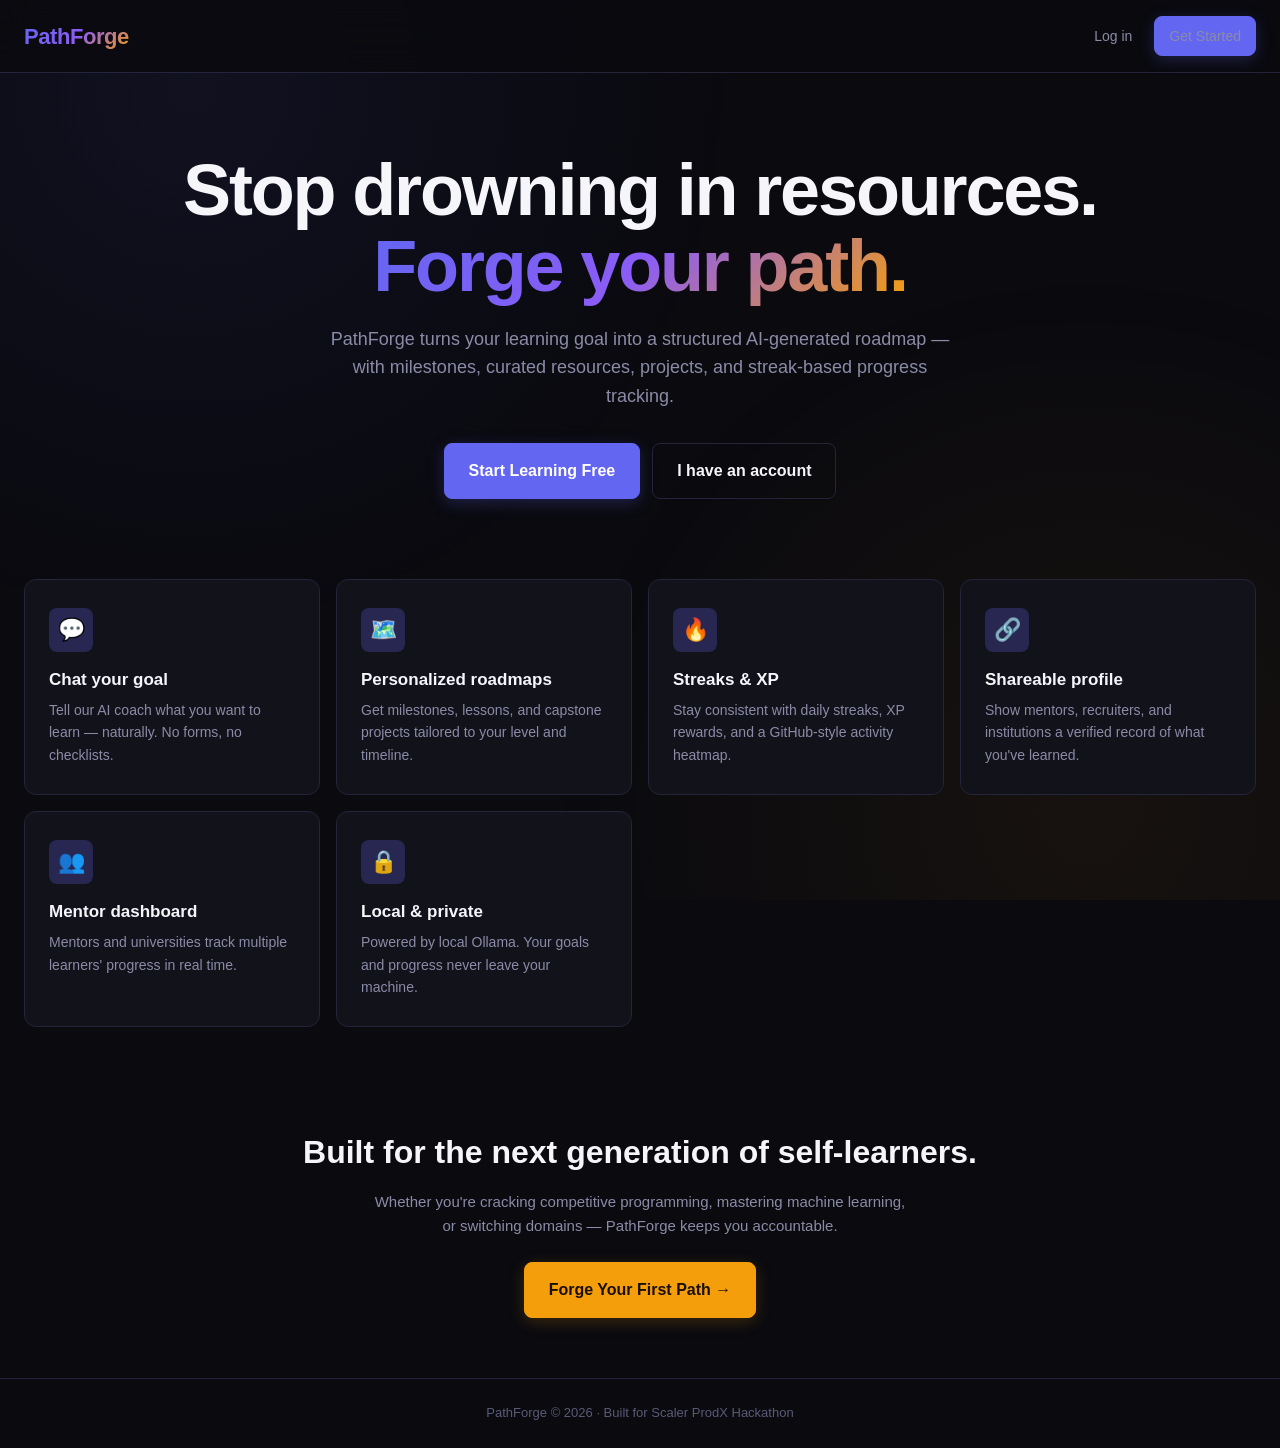
<file: frontend/index.html>
<!DOCTYPE html>
<html lang="en">
<head>
  <meta charset="UTF-8" />
  <meta name="viewport" content="width=device-width, initial-scale=1.0" />
  <title>PathForge — AI Learning Roadmap Platform</title>
  <link rel="stylesheet" href="css/style.css" />
</head>
<body>
  <div id="nav"></div>

  <main class="container">
    <section class="hero">
      <h1>Stop drowning in resources.<br />
        <span class="grad">Forge your path.</span></h1>
      <p class="lead">
        PathForge turns your learning goal into a structured AI-generated roadmap —
        with milestones, curated resources, projects, and streak-based progress tracking.
      </p>
      <div class="hero-cta">
        <a href="register.html" class="btn btn-primary btn-lg">Start Learning Free</a>
        <a href="login.html" class="btn btn-ghost btn-lg">I have an account</a>
      </div>
    </section>

    <section class="features">
      <div class="card feature-card">
        <div class="feature-icon">💬</div>
        <h3>Chat your goal</h3>
        <p>Tell our AI coach what you want to learn — naturally. No forms, no checklists.</p>
      </div>
      <div class="card feature-card">
        <div class="feature-icon">🗺️</div>
        <h3>Personalized roadmaps</h3>
        <p>Get milestones, lessons, and capstone projects tailored to your level and timeline.</p>
      </div>
      <div class="card feature-card">
        <div class="feature-icon">🔥</div>
        <h3>Streaks &amp; XP</h3>
        <p>Stay consistent with daily streaks, XP rewards, and a GitHub-style activity heatmap.</p>
      </div>
      <div class="card feature-card">
        <div class="feature-icon">🔗</div>
        <h3>Shareable profile</h3>
        <p>Show mentors, recruiters, and institutions a verified record of what you've learned.</p>
      </div>
      <div class="card feature-card">
        <div class="feature-icon">👥</div>
        <h3>Mentor dashboard</h3>
        <p>Mentors and universities track multiple learners' progress in real time.</p>
      </div>
      <div class="card feature-card">
        <div class="feature-icon">🔒</div>
        <h3>Local &amp; private</h3>
        <p>Powered by local Ollama. Your goals and progress never leave your machine.</p>
      </div>
    </section>

    <section style="padding: 60px 0; text-align: center;">
      <h2 style="font-size: 32px; margin-bottom: 12px;">Built for the next generation of self-learners.</h2>
      <p class="text-muted" style="max-width:540px;margin:0 auto 24px;">
        Whether you're cracking competitive programming, mastering machine learning, or switching domains —
        PathForge keeps you accountable.
      </p>
      <a href="register.html" class="btn btn-warm btn-lg">Forge Your First Path →</a>
    </section>
  </main>

  <footer style="border-top: 1px solid var(--border); padding: 24px 0; text-align: center; color: var(--text-dim); font-size: 13px;">
    <div class="container">PathForge © 2026 · Built for Scaler ProdX Hackathon</div>
  </footer>

  <script src="js/api.js"></script>
  <script>
    document.getElementById("nav").innerHTML = PathForge.renderNavbar("home");
    PathForge.attachLogout();
  </script>
</body>
</html>
</file>
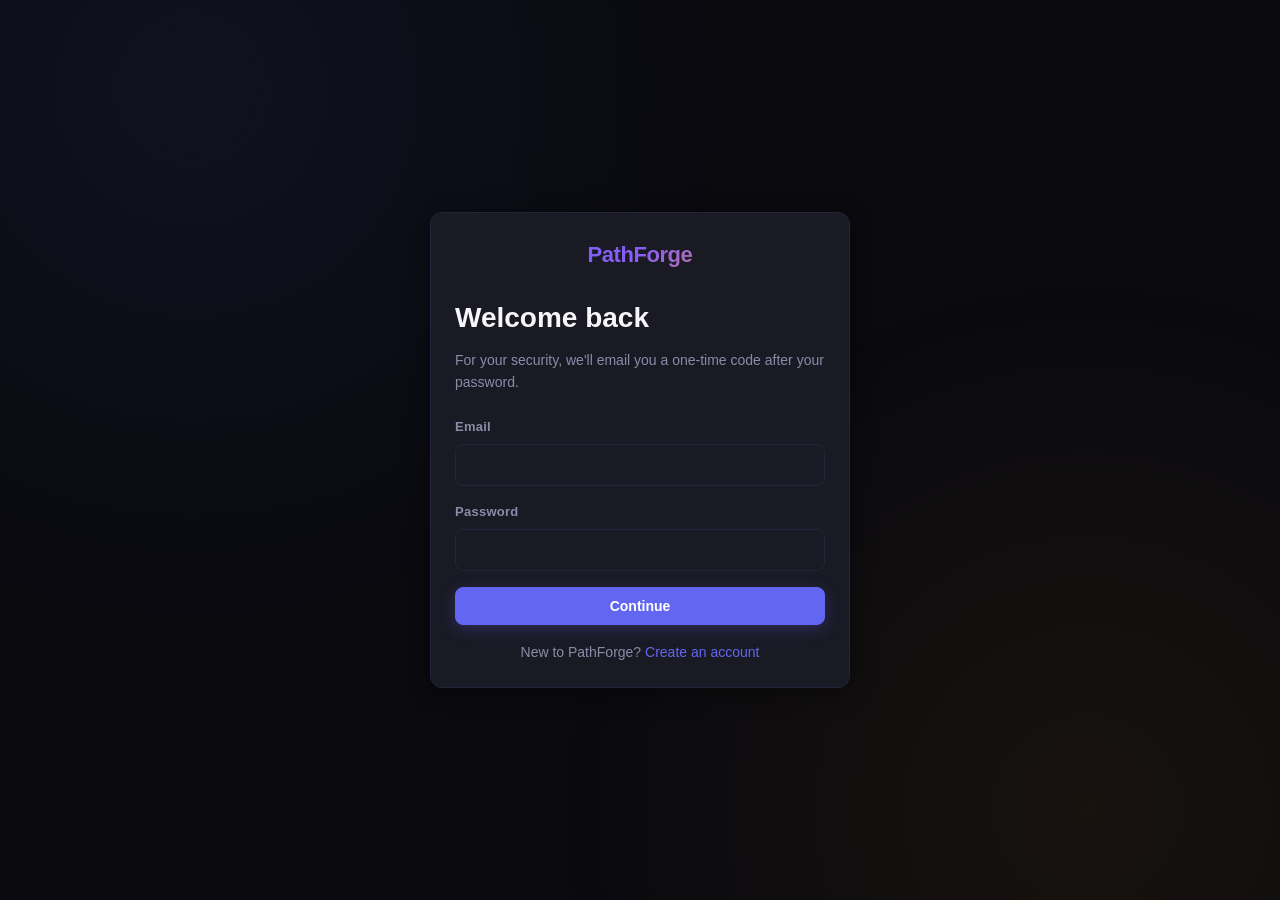
<file: frontend/chat.html>
<!DOCTYPE html>
<html lang="en">
<head>
  <meta charset="UTF-8" />
  <meta name="viewport" content="width=device-width, initial-scale=1.0" />
  <title>AI Coach — PathForge</title>
  <link rel="stylesheet" href="css/style.css" />
</head>
<body>
  <div id="nav"></div>

  <div class="chat-wrap">
    <div class="chat-messages" id="messages">
      <div class="msg assistant">
        <div class="avatar">P</div>
        <div class="bubble">
          Hi! I'm your AI learning coach. Tell me what you want to learn — I'll help you turn it into a clear, achievable roadmap.
          <br><br>
          <em class="text-muted text-sm">Try: "I want to become a backend engineer in 6 months. I know Python basics."</em>
        </div>
      </div>
    </div>

    <div class="chat-input-row">
      <input
        class="input" id="msg-input"
        placeholder="Type your goal or reply…"
        autofocus
      />
      <button class="btn btn-primary" id="send-btn">Send</button>
    </div>
  </div>

  <!-- Roadmap generation modal -->
  <div class="modal-overlay" id="gen-modal">
    <div class="modal">
      <h3>Generate your roadmap</h3>
      <p class="text-muted text-sm mb-16">Tweak these settings, then let AI build your personalized path.</p>

      <div class="form-group">
        <label>Goal</label>
        <textarea class="textarea" id="gen-goal"></textarea>
      </div>
      <div class="form-group">
        <label>Skill level</label>
        <select class="select" id="gen-level">
          <option value="beginner">Beginner</option>
          <option value="intermediate">Intermediate</option>
          <option value="advanced">Advanced</option>
        </select>
      </div>
      <div class="form-group">
        <label>Duration (weeks)</label>
        <input class="input" type="number" id="gen-weeks" value="12" min="2" max="52" />
      </div>
      <div class="form-group">
        <label>Hours per week</label>
        <input class="input" type="number" id="gen-hours" value="10" min="1" max="60" />
      </div>

      <div class="modal-actions">
        <button class="btn btn-ghost" id="gen-cancel">Cancel</button>
        <button class="btn btn-primary" id="gen-confirm">Generate ✨</button>
      </div>
    </div>
  </div>

  <script src="js/api.js"></script>
  <script>
    PathForge.auth.redirectIfNotAuthed();
    document.getElementById("nav").innerHTML = PathForge.renderNavbar("chat");
    PathForge.attachLogout();

    const messages = document.getElementById("messages");
    const input = document.getElementById("msg-input");
    const sendBtn = document.getElementById("send-btn");

    function addMessage(role, content, raw = false) {
      const el = document.createElement("div");
      el.className = `msg ${role}`;
      const initial = role === "user" ? (PathForge.auth.getUser().username[0] || "U").toUpperCase() : "P";
      el.innerHTML = `
        <div class="avatar">${initial}</div>
        <div class="bubble">${raw ? content : PathForge.escapeHtml(content).replace(/\n/g, "<br>")}</div>
      `;
      messages.appendChild(el);
      messages.scrollTop = messages.scrollHeight;
      return el;
    }

    function addTyping() {
      const el = document.createElement("div");
      el.className = "msg assistant";
      el.id = "typing-indicator";
      el.innerHTML = `
        <div class="avatar">P</div>
        <div class="bubble"><span class="typing"><span></span><span></span><span></span></span></div>
      `;
      messages.appendChild(el);
      messages.scrollTop = messages.scrollHeight;
    }
    function removeTyping() {
      document.getElementById("typing-indicator")?.remove();
    }

    let pendingGoal = null;

    async function send() {
      const text = input.value.trim();
      if (!text) return;
      addMessage("user", text);
      input.value = "";
      sendBtn.disabled = true;
      addTyping();

      try {
        const data = await PathForge.api.chat(text);
        removeTyping();
        addMessage("assistant", data.reply);
        if (data.suggest_roadmap && data.extracted_goal) {
          pendingGoal = data.extracted_goal;
          // Inject CTA
          const cta = `
            <div style="margin-top:12px;padding:12px;background:var(--bg);border-radius:8px;border:1px solid var(--border);">
              <div class="text-sm" style="margin-bottom:8px;">
                <strong>Goal captured:</strong> ${PathForge.escapeHtml(data.extracted_goal)}
              </div>
              <button class="btn btn-warm btn-sm" id="open-gen-btn">⚡ Generate Roadmap</button>
            </div>
          `;
          // Append to last message
          const last = messages.lastElementChild.querySelector(".bubble");
          last.insertAdjacentHTML("beforeend", cta);
          document.getElementById("open-gen-btn").addEventListener("click", openGenModal);
        }
      } catch (err) {
        removeTyping();
        addMessage("assistant", `Sorry, I hit an error: ${err.message}. Make sure Ollama is running locally.`);
      } finally {
        sendBtn.disabled = false;
        input.focus();
      }
    }

    function openGenModal() {
      document.getElementById("gen-goal").value = pendingGoal || "";
      document.getElementById("gen-modal").classList.add("show");
    }
    function closeGenModal() {
      document.getElementById("gen-modal").classList.remove("show");
    }
    document.getElementById("gen-cancel").addEventListener("click", closeGenModal);

    document.getElementById("gen-confirm").addEventListener("click", async () => {
      const data = {
        goal: document.getElementById("gen-goal").value.trim(),
        skill_level: document.getElementById("gen-level").value,
        duration_weeks: parseInt(document.getElementById("gen-weeks").value, 10),
        hours_per_week: parseInt(document.getElementById("gen-hours").value, 10),
      };
      if (!data.goal || data.goal.length < 5) {
        PathForge.toast("Please describe your goal in more detail.", "error");
        return;
      }
      closeGenModal();
      PathForge.showLoader("Forging your personalized roadmap… (this may take 30-60s with local Ollama)");
      try {
        const rm = await PathForge.api.generateRoadmap(data);
        PathForge.hideLoader();
        PathForge.toast("Roadmap ready! Redirecting…");
        setTimeout(() => location.href = `roadmap.html?id=${rm.id}`, 600);
      } catch (err) {
        PathForge.hideLoader();
        PathForge.toast(`Generation failed: ${err.message}`, "error");
      }
    });

    sendBtn.addEventListener("click", send);
    input.addEventListener("keydown", (e) => {
      if (e.key === "Enter" && !e.shiftKey) { e.preventDefault(); send(); }
    });
  </script>
</body>
</html>
</file>
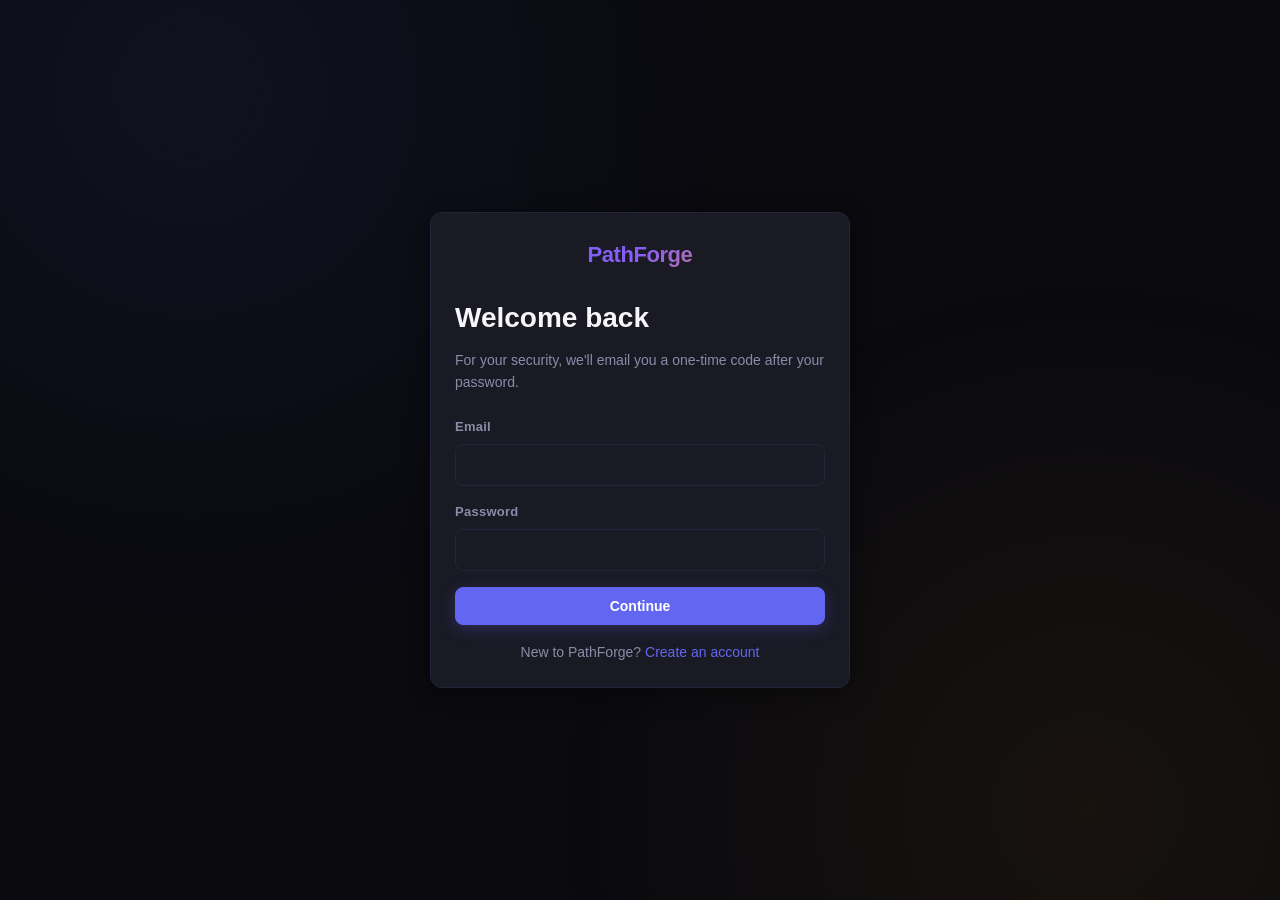
<file: frontend/dashboard.html>
<!DOCTYPE html>
<html lang="en">
<head>
  <meta charset="UTF-8" />
  <meta name="viewport" content="width=device-width, initial-scale=1.0" />
  <title>Dashboard — PathForge</title>
  <link rel="stylesheet" href="css/style.css" />
</head>
<body>
  <div id="nav"></div>

  <main class="container">
    <div class="dash-header">
      <div>
        <h1 id="greeting">Welcome back 👋</h1>
        <p class="greet">Pick up where you left off, or forge a new path.</p>
      </div>
      <div class="flex gap-8">
        <a href="chat.html" class="btn btn-primary">+ New Roadmap</a>
      </div>
    </div>

    <div class="stats-row" id="stats">
      <div class="stat warm">
        <div class="label">🔥 Current Streak</div>
        <div class="value" id="streak-current">0</div>
        <div class="delta" id="streak-best">Best: 0 days</div>
      </div>
      <div class="stat accent">
        <div class="label">⚡ Total XP</div>
        <div class="value" id="xp-total">0</div>
        <div class="delta">Keep going!</div>
      </div>
      <div class="stat">
        <div class="label">🗺️ Active Paths</div>
        <div class="value" id="paths-count">0</div>
      </div>
      <div class="stat">
        <div class="label">✅ Lessons Done</div>
        <div class="value" id="lessons-done">0</div>
      </div>
    </div>

    <div class="card mb-24">
      <div class="flex justify-between items-center mb-8">
        <h3 style="font-size:16px;font-weight:700;">Activity (last 30 days)</h3>
        <span class="text-xs text-dim">Hover for details</span>
      </div>
      <div class="heatmap" id="heatmap"></div>
    </div>

    <h2 style="font-size:22px;margin:8px 0 16px;font-weight:800;letter-spacing:-0.02em;">Your Roadmaps</h2>
    <div id="roadmaps-area"></div>
  </main>

  <script src="js/api.js"></script>
  <script>
    PathForge.auth.redirectIfNotAuthed();
    document.getElementById("nav").innerHTML = PathForge.renderNavbar("dashboard");
    PathForge.attachLogout();

    const user = PathForge.auth.getUser();
    document.getElementById("greeting").textContent =
      `Welcome back, ${user.full_name?.split(' ')[0] || user.username} 👋`;

    function renderHeatmap(weekly) {
      const el = document.getElementById("heatmap");
      el.innerHTML = "";
      weekly.forEach(d => {
        const cell = document.createElement("div");
        cell.className = "heatmap-cell";
        const c = d.count;
        if (c >= 1 && c <= 1) cell.classList.add("l1");
        else if (c >= 2 && c <= 3) cell.classList.add("l2");
        else if (c >= 4 && c <= 6) cell.classList.add("l3");
        else if (c >= 7) cell.classList.add("l4");
        cell.title = `${d.activity_date}: ${d.count} activities, ${d.xp_earned} XP`;
        el.appendChild(cell);
      });
    }

    function renderRoadmaps(roadmaps) {
      const area = document.getElementById("roadmaps-area");
      if (roadmaps.length === 0) {
        area.innerHTML = `
          <div class="card empty-state">
            <div class="icon">🗺️</div>
            <h3 style="font-size:18px;color:var(--text);margin-bottom:6px;">No roadmaps yet</h3>
            <p>Chat with the AI Coach to create your first personalized roadmap.</p>
            <a href="chat.html" class="btn btn-primary mt-16">Start Now</a>
          </div>`;
        return;
      }
      area.innerHTML = `<div class="roadmap-grid">${roadmaps.map(rm => `
        <div class="card roadmap-card" onclick="location.href='roadmap.html?id=${rm.id}'">
          <span class="pill">${PathForge.escapeHtml(rm.skill_level)}</span>
          <h3>${PathForge.escapeHtml(rm.title)}</h3>
          <p class="goal">${PathForge.escapeHtml(rm.goal)}</p>
          <div class="progress-bar">
            <div class="progress-fill" style="width:${rm.progress_percent}%"></div>
          </div>
          <div class="progress-row">
            <span>${rm.progress_percent}% complete</span>
            <span>${rm.duration_weeks} weeks</span>
          </div>
        </div>
      `).join("")}</div>`;
    }

    async function loadDashboard() {
      try {
        const [streak, roadmaps] = await Promise.all([
          PathForge.api.getStreak(),
          PathForge.api.listRoadmaps(),
        ]);
        document.getElementById("streak-current").textContent = streak.current_streak;
        document.getElementById("streak-best").textContent = `Best: ${streak.longest_streak} days`;
        document.getElementById("xp-total").textContent = streak.total_xp.toLocaleString();
        document.getElementById("paths-count").textContent = roadmaps.length;
        const lessonsDone = streak.weekly_activity.reduce((s, d) => s + d.count, 0);
        document.getElementById("lessons-done").textContent = lessonsDone;

        renderHeatmap(streak.weekly_activity);
        renderRoadmaps(roadmaps);
      } catch (err) {
        PathForge.toast(err.message, "error");
      }
    }
    loadDashboard();
  </script>
</body>
</html>
</file>
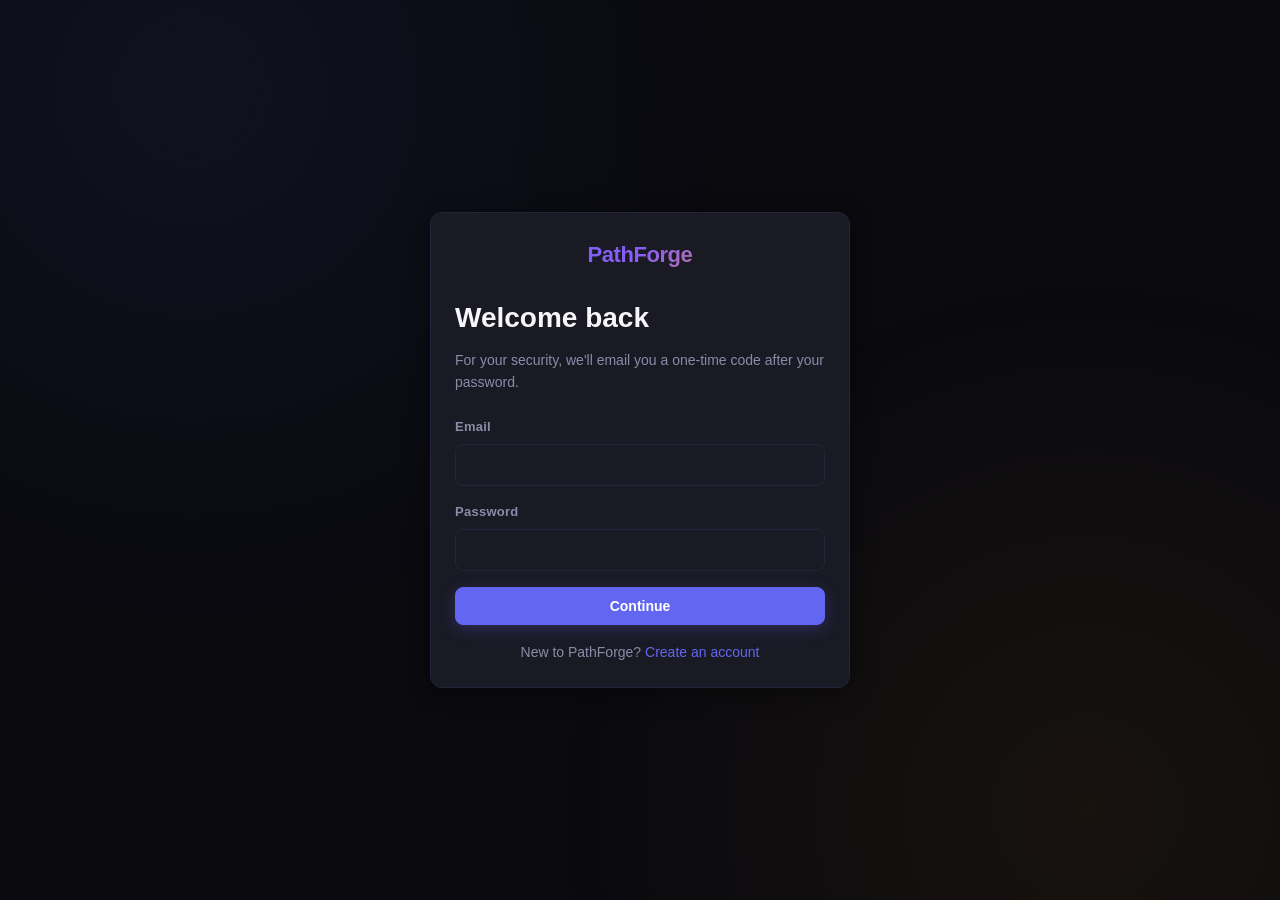
<file: frontend/login.html>
<!DOCTYPE html>
<html lang="en">
<head>
  <meta charset="UTF-8" />
  <meta name="viewport" content="width=device-width, initial-scale=1.0" />
  <title>Log in — PathForge</title>
  <link rel="stylesheet" href="css/style.css" />
</head>
<body>
  <div class="auth-wrap">
    <div class="card auth-card card-elev">
      <a href="index.html" class="logo" style="display:block;text-align:center;margin-bottom:24px;">PathForge</a>

      <!-- ============ STEP 1: Form ============ -->
      <div id="step-form">
        <h2>Welcome back</h2>
        <p class="sub">For your security, we'll email you a one-time code after your password.</p>

        <form id="login-form">
          <div class="form-group">
            <label>Email</label>
            <input class="input" type="email" id="email" required autocomplete="email" />
          </div>
          <div class="form-group">
            <label>Password</label>
            <input class="input" type="password" id="password" required autocomplete="current-password" />
          </div>
          <button class="btn btn-primary" style="width:100%;justify-content:center;" type="submit" id="submit-btn">
            Continue
          </button>
        </form>

        <p class="auth-toggle">
          New to PathForge? <a href="register.html">Create an account</a>
        </p>
      </div>

      <!-- ============ STEP 2: OTP ============ -->
      <div id="step-otp" class="hidden">
        <a href="#" id="back-link" class="otp-step-back">← Back</a>
        <h2>Verify it's you</h2>
        <p class="sub">We sent a 6-digit code to <strong id="otp-email"></strong>. Enter it below to finish signing in.</p>

        <div class="otp-meta">
          Code expires in <strong id="countdown">10:00</strong>
        </div>

        <div class="otp-row" id="otp-row">
          <input class="otp-digit" type="text" inputmode="numeric" maxlength="1" data-idx="0" />
          <input class="otp-digit" type="text" inputmode="numeric" maxlength="1" data-idx="1" />
          <input class="otp-digit" type="text" inputmode="numeric" maxlength="1" data-idx="2" />
          <input class="otp-digit" type="text" inputmode="numeric" maxlength="1" data-idx="3" />
          <input class="otp-digit" type="text" inputmode="numeric" maxlength="1" data-idx="4" />
          <input class="otp-digit" type="text" inputmode="numeric" maxlength="1" data-idx="5" />
        </div>

        <button class="btn btn-primary" style="width:100%;justify-content:center;margin-top:14px;" id="verify-btn" disabled>
          Verify &amp; sign in
        </button>

        <div class="otp-resend">
          Didn't get it? <a href="#" id="resend-link">Resend code</a>
          <span id="resend-cooldown" class="otp-countdown hidden"></span>
        </div>
      </div>
    </div>
  </div>

  <script src="js/api.js"></script>
  <script src="js/otp.js"></script>
  <script>
    if (PathForge.auth.isAuthed()) location.href = "dashboard.html";

    let loginEmail = null;
    let loginPassword = null;  // kept in memory only for resend

    // ===== Step 1 =====
    document.getElementById("login-form").addEventListener("submit", async (e) => {
      e.preventDefault();
      const btn = document.getElementById("submit-btn");
      btn.disabled = true;
      btn.innerHTML = '<span class="spinner"></span> Sending code…';

      const data = {
        email: document.getElementById("email").value.trim(),
        password: document.getElementById("password").value,
      };

      try {
        await PathForge.api.loginRequest(data);
        loginEmail = data.email;
        loginPassword = data.password;
        document.getElementById("otp-email").textContent = loginEmail;
        document.getElementById("step-form").classList.add("hidden");
        document.getElementById("step-otp").classList.remove("hidden");
        PathForge.OTP.init({
          onComplete: verifyOtp,
          onResend: resendOtp,
        });
        PathForge.toast("Code sent! Check your email.");
      } catch (err) {
        PathForge.toast(err.message, "error");
        btn.disabled = false;
        btn.innerHTML = "Continue";
      }
    });

    // ===== Step 2 =====
    async function verifyOtp(code) {
      const btn = document.getElementById("verify-btn");
      btn.disabled = true;
      btn.innerHTML = '<span class="spinner"></span> Verifying…';
      try {
        const result = await PathForge.api.loginVerify({
          email: loginEmail, code, purpose: "login",
        });
        PathForge.auth.setSession(result.access_token, result.user);
        PathForge.toast("Welcome back!");
        setTimeout(() => location.href = "dashboard.html", 400);
      } catch (err) {
        PathForge.toast(err.message, "error");
        btn.innerHTML = "Verify &amp; sign in";
        PathForge.OTP.shake();
      }
    }

    async function resendOtp() {
      // For login resend, we re-trigger login_request (it already passed password check once).
      try {
        await PathForge.api.loginRequest({ email: loginEmail, password: loginPassword });
        PathForge.toast("New code sent.");
        PathForge.OTP.resetTimer();
      } catch (err) {
        PathForge.toast(err.message, "error");
      }
    }

    document.getElementById("back-link").addEventListener("click", (e) => {
      e.preventDefault();
      document.getElementById("step-otp").classList.add("hidden");
      document.getElementById("step-form").classList.remove("hidden");
      const btn = document.getElementById("submit-btn");
      btn.disabled = false;
      btn.innerHTML = "Continue";
    });
  </script>
</body>
</html>
</file>
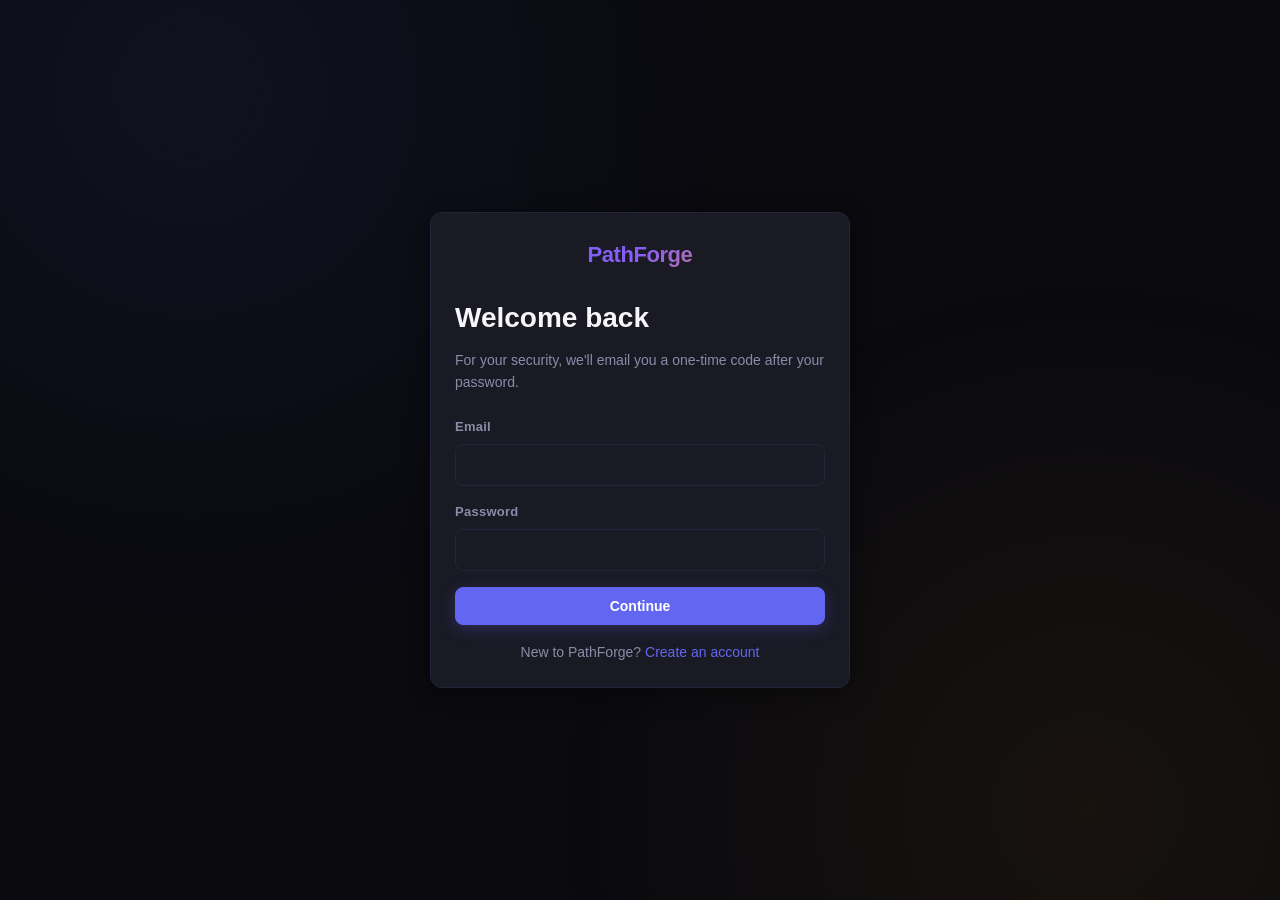
<file: frontend/mentor.html>
<!DOCTYPE html>
<html lang="en">
<head>
  <meta charset="UTF-8" />
  <meta name="viewport" content="width=device-width, initial-scale=1.0" />
  <title>Mentor Dashboard — PathForge</title>
  <link rel="stylesheet" href="css/style.css" />
</head>
<body>
  <div id="nav"></div>

  <main class="container">
    <div class="dash-header">
      <div>
        <h1>Mentor Dashboard</h1>
        <p class="greet">Track learners' progress across all active roadmaps.</p>
      </div>
    </div>
    <div id="learners-area"></div>
  </main>

  <script src="js/api.js"></script>
  <script>
    PathForge.auth.redirectIfNotAuthed();
    document.getElementById("nav").innerHTML = PathForge.renderNavbar("mentor");
    PathForge.attachLogout();

    const user = PathForge.auth.getUser();
    if (user.role !== "mentor" && user.role !== "institution") {
      document.getElementById("learners-area").innerHTML = `
        <div class="card empty-state">
          <div class="icon">🔒</div>
          <h3 style="color:var(--text);">Mentor access required</h3>
          <p>This view is for mentor or institution accounts.</p>
        </div>`;
    } else {
      load();
    }

    async function load() {
      try {
        const learners = await PathForge.api.mentorLearners();
        const area = document.getElementById("learners-area");
        if (learners.length === 0) {
          area.innerHTML = `<div class="card empty-state"><div class="icon">👥</div><p>No public learners yet.</p></div>`;
          return;
        }
        area.innerHTML = `<div class="roadmap-grid">${learners.map(l => `
          <div class="card roadmap-card" onclick="location.href='profile.html?u=${encodeURIComponent(l.username)}'">
            <div class="flex gap-12 items-center mb-8">
              <div style="width:44px;height:44px;border-radius:50%;background:var(--gradient);display:grid;place-items:center;font-size:18px;font-weight:800;color:white;flex-shrink:0;">
                ${PathForge.escapeHtml((l.full_name || l.username)[0].toUpperCase())}
              </div>
              <div style="flex:1;min-width:0;">
                <h3>${PathForge.escapeHtml(l.full_name || l.username)}</h3>
                <p class="text-xs text-muted">@${PathForge.escapeHtml(l.username)}</p>
              </div>
            </div>
            <p class="goal">${l.active_roadmap_title ? PathForge.escapeHtml(l.active_roadmap_title) : '<span class="text-dim">No active roadmap</span>'}</p>
            <div class="progress-bar"><div class="progress-fill" style="width:${l.progress_percent}%"></div></div>
            <div class="progress-row">
              <span>${l.progress_percent}% · 🔥 ${l.current_streak}d</span>
              <span>⚡ ${l.total_xp} XP</span>
            </div>
          </div>
        `).join("")}</div>`;
      } catch (err) {
        document.getElementById("learners-area").innerHTML = `
          <div class="card empty-state"><div class="icon">⚠️</div><p>${PathForge.escapeHtml(err.message)}</p></div>`;
      }
    }
  </script>
</body>
</html>
</file>
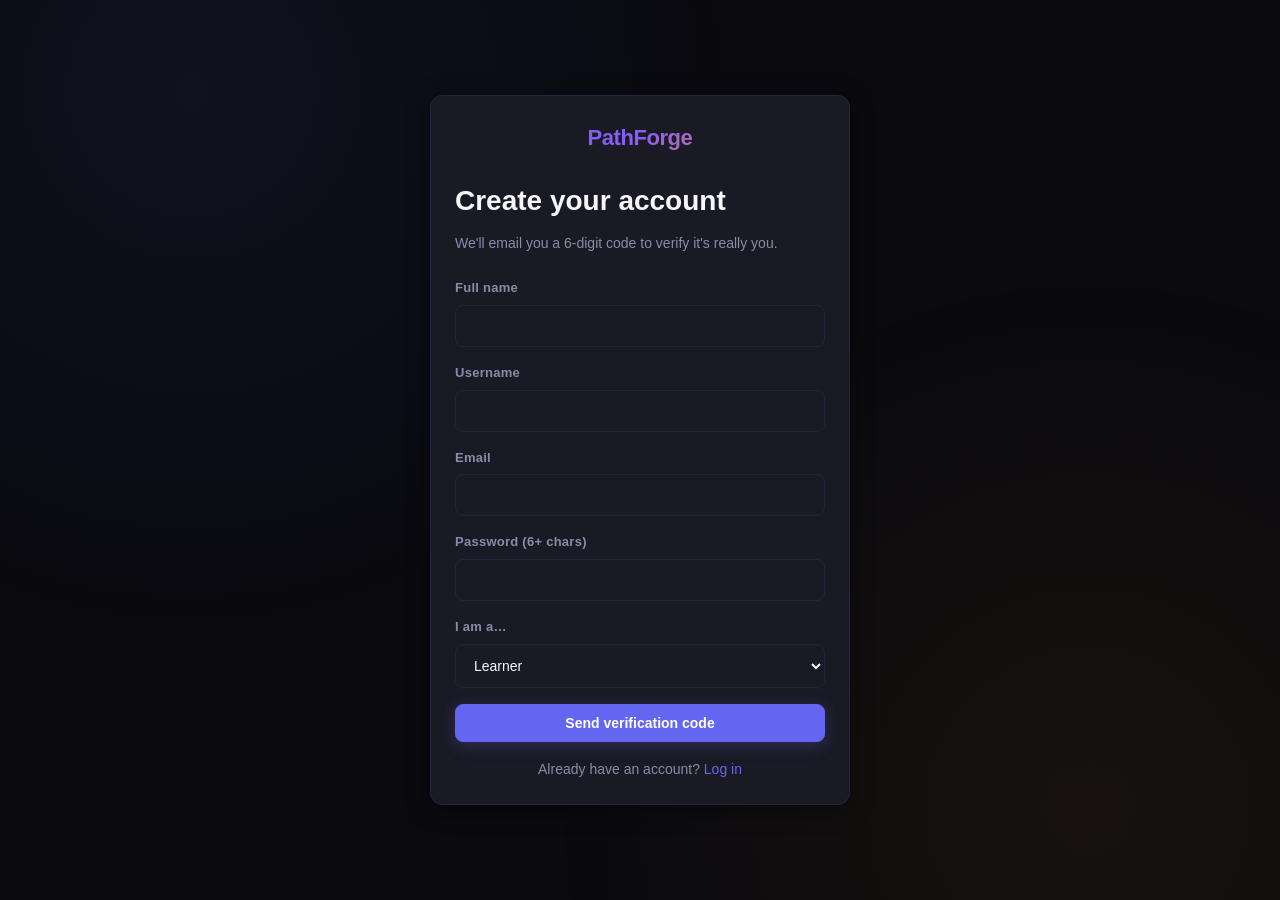
<file: frontend/register.html>
<!DOCTYPE html>
<html lang="en">
<head>
  <meta charset="UTF-8" />
  <meta name="viewport" content="width=device-width, initial-scale=1.0" />
  <title>Sign up — PathForge</title>
  <link rel="stylesheet" href="css/style.css" />
</head>
<body>
  <div class="auth-wrap">
    <div class="card auth-card card-elev">
      <a href="index.html" class="logo" style="display:block;text-align:center;margin-bottom:24px;">PathForge</a>

      <!-- ============ STEP 1: Form ============ -->
      <div id="step-form">
        <h2>Create your account</h2>
        <p class="sub">We'll email you a 6-digit code to verify it's really you.</p>

        <form id="register-form">
          <div class="form-group">
            <label>Full name</label>
            <input class="input" type="text" id="full_name" required />
          </div>
          <div class="form-group">
            <label>Username</label>
            <input class="input" type="text" id="username" required pattern="[a-zA-Z0-9_]{3,30}" title="3-30 chars, letters/numbers/underscore" />
          </div>
          <div class="form-group">
            <label>Email</label>
            <input class="input" type="email" id="email" required autocomplete="email" />
          </div>
          <div class="form-group">
            <label>Password (6+ chars)</label>
            <input class="input" type="password" id="password" required minlength="6" autocomplete="new-password" />
          </div>
          <div class="form-group">
            <label>I am a…</label>
            <select class="select" id="role">
              <option value="learner">Learner</option>
              <option value="mentor">Mentor</option>
              <option value="institution">Institution</option>
            </select>
          </div>
          <button class="btn btn-primary" style="width:100%;justify-content:center;" type="submit" id="submit-btn">
            Send verification code
          </button>
        </form>

        <p class="auth-toggle">
          Already have an account? <a href="login.html">Log in</a>
        </p>
      </div>

      <!-- ============ STEP 2: OTP ============ -->
      <div id="step-otp" class="hidden">
        <a href="#" id="back-link" class="otp-step-back">← Back to form</a>
        <h2>Check your email</h2>
        <p class="sub">We sent a 6-digit code to <strong id="otp-email"></strong>. Enter it below to finish creating your account.</p>

        <div class="otp-meta">
          Code expires in <strong id="countdown">10:00</strong>
        </div>

        <div class="otp-row" id="otp-row">
          <input class="otp-digit" type="text" inputmode="numeric" maxlength="1" data-idx="0" />
          <input class="otp-digit" type="text" inputmode="numeric" maxlength="1" data-idx="1" />
          <input class="otp-digit" type="text" inputmode="numeric" maxlength="1" data-idx="2" />
          <input class="otp-digit" type="text" inputmode="numeric" maxlength="1" data-idx="3" />
          <input class="otp-digit" type="text" inputmode="numeric" maxlength="1" data-idx="4" />
          <input class="otp-digit" type="text" inputmode="numeric" maxlength="1" data-idx="5" />
        </div>

        <button class="btn btn-primary" style="width:100%;justify-content:center;margin-top:14px;" id="verify-btn" disabled>
          Verify &amp; create account
        </button>

        <div class="otp-resend">
          Didn't get it? <a href="#" id="resend-link">Resend code</a>
          <span id="resend-cooldown" class="otp-countdown hidden"></span>
        </div>
      </div>
    </div>
  </div>

  <script src="js/api.js"></script>
  <script src="js/otp.js"></script>
  <script>
    if (PathForge.auth.isAuthed()) location.href = "dashboard.html";

    let signupEmail = null;

    // ===== Step 1: send signup request =====
    document.getElementById("register-form").addEventListener("submit", async (e) => {
      e.preventDefault();
      const btn = document.getElementById("submit-btn");
      btn.disabled = true;
      btn.innerHTML = '<span class="spinner"></span> Sending code…';

      const data = {
        email: document.getElementById("email").value.trim(),
        username: document.getElementById("username").value.trim(),
        full_name: document.getElementById("full_name").value.trim(),
        password: document.getElementById("password").value,
        role: document.getElementById("role").value,
      };

      try {
        await PathForge.api.signupRequest(data);
        signupEmail = data.email;
        document.getElementById("otp-email").textContent = signupEmail;
        document.getElementById("step-form").classList.add("hidden");
        document.getElementById("step-otp").classList.remove("hidden");
        PathForge.OTP.init({
          onComplete: verifyOtp,
          onResend: () => resendOtp(),
        });
        PathForge.toast("Code sent! Check your email.");
      } catch (err) {
        PathForge.toast(err.message, "error");
        btn.disabled = false;
        btn.innerHTML = "Send verification code";
      }
    });

    // ===== Step 2: verify OTP =====
    async function verifyOtp(code) {
      const btn = document.getElementById("verify-btn");
      btn.disabled = true;
      btn.innerHTML = '<span class="spinner"></span> Verifying…';
      try {
        const result = await PathForge.api.signupVerify({
          email: signupEmail, code, purpose: "signup",
        });
        PathForge.auth.setSession(result.access_token, result.user);
        PathForge.toast("Account created! Welcome to PathForge.");
        setTimeout(() => location.href = "dashboard.html", 600);
      } catch (err) {
        PathForge.toast(err.message, "error");
        btn.innerHTML = "Verify &amp; create account";
        PathForge.OTP.shake();
      }
    }

    async function resendOtp() {
      try {
        await PathForge.api.otpResend({ email: signupEmail, code: "000000", purpose: "signup" });
        PathForge.toast("New code sent.");
        PathForge.OTP.resetTimer();
      } catch (err) {
        PathForge.toast(err.message, "error");
      }
    }

    document.getElementById("back-link").addEventListener("click", (e) => {
      e.preventDefault();
      document.getElementById("step-otp").classList.add("hidden");
      document.getElementById("step-form").classList.remove("hidden");
      const btn = document.getElementById("submit-btn");
      btn.disabled = false;
      btn.innerHTML = "Send verification code";
    });
  </script>
</body>
</html>
</file>
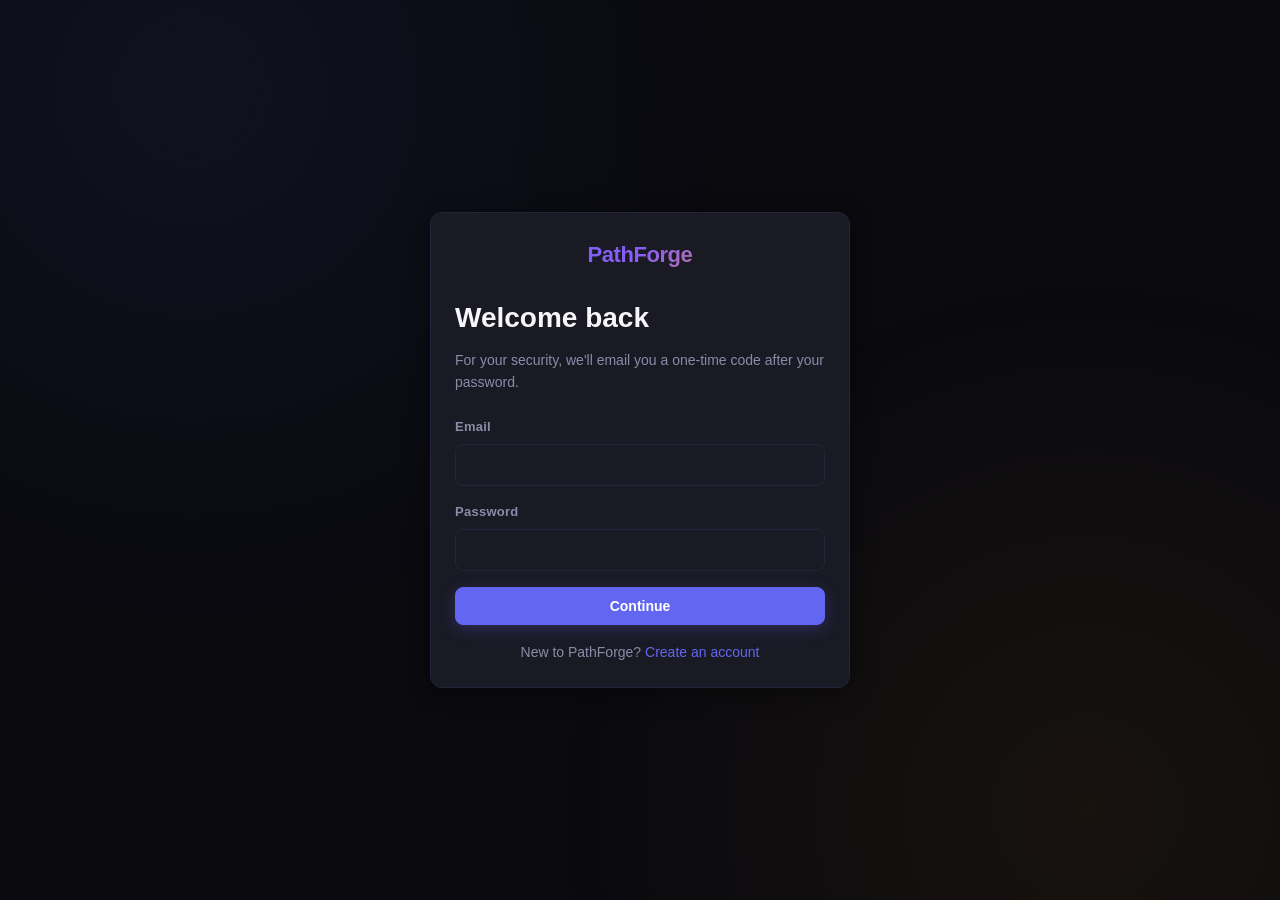
<file: frontend/reports.html>
<!DOCTYPE html>
<html lang="en">
<head>
  <meta charset="UTF-8" />
  <meta name="viewport" content="width=device-width, initial-scale=1.0" />
  <title>Reports — PathForge</title>
  <link rel="stylesheet" href="css/style.css" />
</head>
<body>
  <div id="nav"></div>

  <main class="container" style="padding-bottom:60px;">
    <div class="dash-header">
      <div>
        <h1>Reports</h1>
        <p class="greet">Generate PDFs of your progress, resource bundle, or completion certificate.</p>
      </div>
    </div>

    <div class="form-group" style="max-width:420px;">
      <label>Select roadmap</label>
      <select class="select" id="roadmap-select">
        <option value="">Loading…</option>
      </select>
    </div>

    <div class="roadmap-grid" id="report-cards"></div>
  </main>

  <!-- Email modal -->
  <div class="modal-overlay" id="email-modal">
    <div class="modal">
      <h3>Email this report</h3>
      <p class="text-muted text-sm mb-16">We'll send the PDF as an attachment.</p>
      <div class="form-group">
        <label>Send to</label>
        <input class="input" type="email" id="email-target" />
      </div>
      <div class="modal-actions">
        <button class="btn btn-ghost" id="email-cancel">Cancel</button>
        <button class="btn btn-primary" id="email-send">📧 Send</button>
      </div>
    </div>
  </div>

  <script src="js/api.js"></script>
  <script src="js/reports.js"></script>
</body>
</html>
</file>
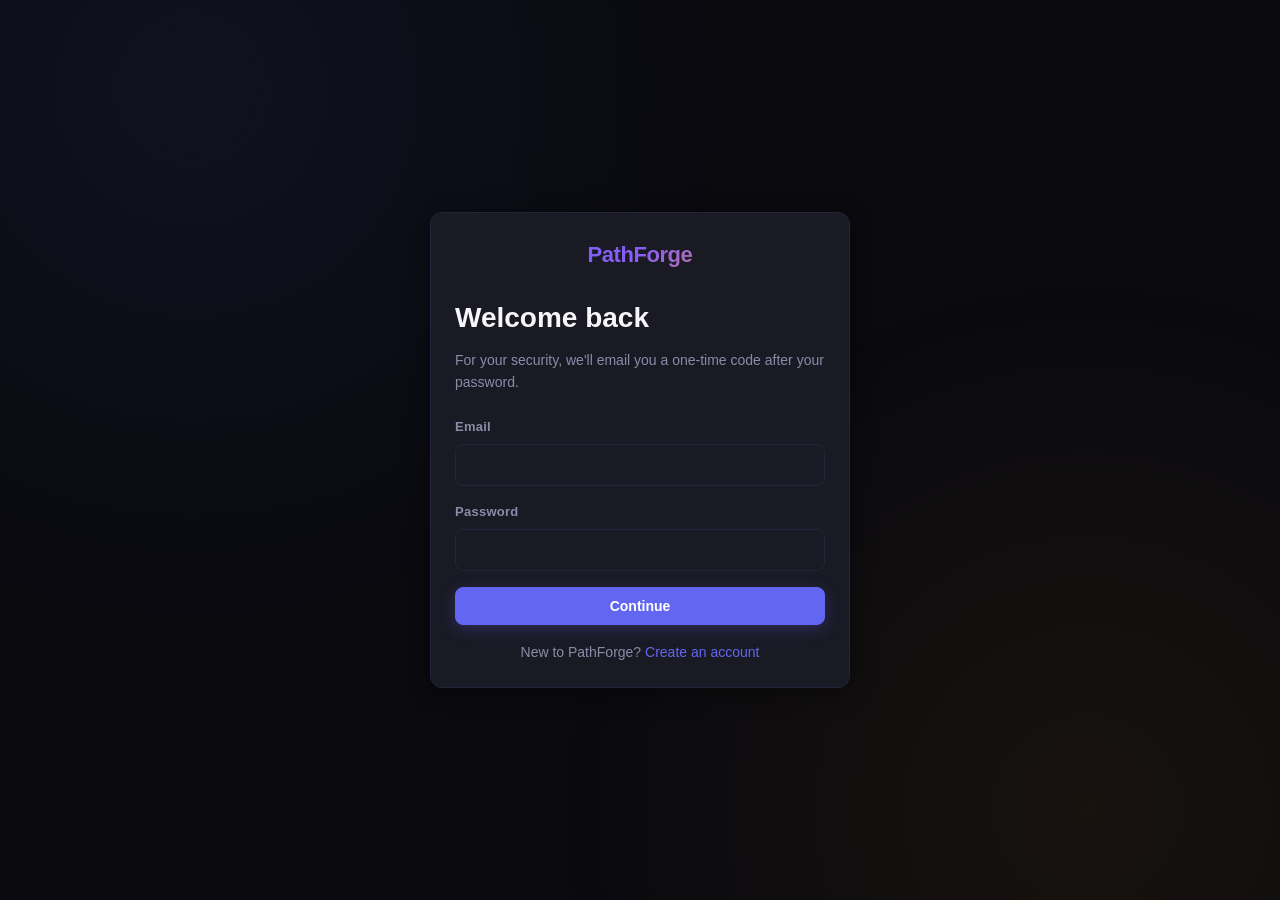
<file: frontend/roadmap.html>
<!DOCTYPE html>
<html lang="en">
<head>
  <meta charset="UTF-8" />
  <meta name="viewport" content="width=device-width, initial-scale=1.0" />
  <title>Roadmap — PathForge</title>
  <link rel="stylesheet" href="css/style.css" />
</head>
<body>
  <div id="nav"></div>

  <main class="container" style="padding-bottom:60px;">
    <div id="rm-header"></div>
    <div id="rm-body"></div>
  </main>

  <script src="js/api.js"></script>
  <script>
    PathForge.auth.redirectIfNotAuthed();
    document.getElementById("nav").innerHTML = PathForge.renderNavbar("dashboard");
    PathForge.attachLogout();

    const params = new URLSearchParams(location.search);
    const roadmapId = params.get("id");
    if (!roadmapId) location.href = "dashboard.html";

    let currentRoadmap = null;
    let verifyCache = {};
    let userVotes = {};

    function progressFromMilestones(milestones) {
      let total = 0, done = 0;
      milestones.forEach(m => m.lessons.forEach(l => { total++; if (l.is_completed) done++; }));
      return total === 0 ? 0 : Math.round((done / total) * 100);
    }

    function renderResource(lessonId, r) {
      const url = r.url;
      const verify = verifyCache[lessonId]?.[url];
      const voteKey = `${lessonId}-${url}`;
      const myVote = userVotes[voteKey];

      let badges = "";
      if (verify) {
        badges += verify.is_alive
          ? `<span class="res-badge alive">✓ alive</span>`
          : `<span class="res-badge dead">✗ dead</span>`;
        if (verify.is_curated_source) badges += `<span class="res-badge curated">⭐ curated</span>`;
        badges += `<span class="res-score">${verify.quality_score}/10</span>`;
      }

      const fb = verify
        ? `<span class="res-feedback">
            <button class="${myVote === true ? 'active up' : ''}" onclick="vote(${lessonId}, '${encodeURIComponent(url)}', true)">👍 ${verify.helpful || 0}</button>
            <button class="${myVote === false ? 'active down' : ''}" onclick="vote(${lessonId}, '${encodeURIComponent(url)}', false)">👎 ${verify.unhelpful || 0}</button>
          </span>`
        : "";

      return `<a href="${PathForge.escapeHtml(url)}" target="_blank" rel="noopener" class="res-link">${PathForge.escapeHtml(r.type || 'article')}: ${PathForge.escapeHtml(r.title || 'Resource')}</a>${badges}${fb}`;
    }

    function render(rm) {
      currentRoadmap = rm;
      const pct = progressFromMilestones(rm.milestones);

      document.getElementById("rm-header").innerHTML = `
        <div style="padding-top:24px;">
          <a href="dashboard.html" class="text-sm text-muted">← Back to dashboard</a>
        </div>
        <div class="dash-header" style="padding-top:12px;">
          <div style="flex:1;min-width:0;">
            <span class="pill" style="display:inline-block;padding:3px 10px;border-radius:999px;font-size:11px;font-weight:600;background:var(--bg-elev-2);color:var(--text-muted);text-transform:uppercase;letter-spacing:0.05em;">${PathForge.escapeHtml(rm.skill_level)}</span>
            <h1 style="margin-top:8px;">${PathForge.escapeHtml(rm.title)}</h1>
            <p class="greet">${PathForge.escapeHtml(rm.goal)}</p>
            <p class="text-sm text-muted mt-8">${PathForge.escapeHtml(rm.description || '')}</p>
          </div>
          <div style="text-align:right;">
            <div class="text-xs text-muted">Progress</div>
            <div style="font-size:32px;font-weight:800;color:var(--accent);">${pct}%</div>
            <div class="text-xs text-muted">${rm.duration_weeks} weeks · ${rm.milestones.length} milestones</div>
          </div>
        </div>
        <div class="progress-bar" style="margin-bottom:24px;">
          <div class="progress-fill" style="width:${pct}%"></div>
        </div>
      `;

      const body = document.getElementById("rm-body");
      body.innerHTML = rm.milestones.map((m, i) => {
        const mDone = m.lessons.length > 0 && m.lessons.every(l => l.is_completed);
        return `
        <div class="milestone" data-mid="${m.id}">
          <div class="milestone-head ${i === 0 ? 'open' : ''}" onclick="toggleMilestone(this)">
            <div class="flex items-center gap-12">
              <div class="milestone-num ${mDone ? 'done' : ''}">${mDone ? '✓' : (i+1)}</div>
              <div>
                <h3>${PathForge.escapeHtml(m.title)}</h3>
                <div class="meta">${m.lessons.length} lessons · ${m.estimated_hours}h estimated</div>
              </div>
            </div>
            <div class="text-muted text-sm">▼</div>
          </div>
          <div class="milestone-body ${i === 0 ? 'open' : ''}">
            ${m.description ? `<p class="text-sm text-muted" style="padding:8px 0;">${PathForge.escapeHtml(m.description)}</p>` : ''}
            ${m.lessons.map(l => `
              <div class="lesson" data-lid="${l.id}">
                <div class="check ${l.is_completed ? 'done' : ''}" onclick="toggleLesson(${l.id}, ${l.is_completed})">
                  ${l.is_completed ? '✓' : ''}
                </div>
                <div class="lesson-info ${l.is_completed ? 'done' : ''}">
                  <div class="title">
                    ${PathForge.escapeHtml(l.title)}
                    ${l.resources && l.resources.length > 0 ? `<button class="verify-btn" onclick="verifyLesson(${l.id})">🔍 Verify links</button>` : ''}
                  </div>
                  ${l.summary ? `<div class="summary">${PathForge.escapeHtml(l.summary)}</div>` : ''}
                  ${l.resources && l.resources.length ? `
                    <div class="resources" id="res-${l.id}">
                      ${l.resources.map(r => renderResource(l.id, r)).join("<br/>")}
                    </div>` : ''}
                </div>
                <div class="meta-tag">${l.estimated_minutes}min · +${l.xp_reward}XP</div>
              </div>
            `).join("")}
            ${m.projects.map(p => `
              <div class="project-block">
                <h4>🎯 PROJECT · +${p.xp_reward}XP</h4>
                <div class="text-sm" style="font-weight:600;margin-bottom:4px;">${PathForge.escapeHtml(p.title)}</div>
                <div class="desc">${PathForge.escapeHtml(p.description)}</div>
                ${p.requirements && p.requirements.length ? `
                  <ul>${p.requirements.map(r => `<li>${PathForge.escapeHtml(r)}</li>`).join("")}</ul>` : ''}
              </div>
            `).join("")}
          </div>
        </div>
      `}).join("");
    }

    window.toggleMilestone = (head) => {
      head.classList.toggle("open");
      head.nextElementSibling.classList.toggle("open");
    };

    window.toggleLesson = async (lessonId, isCompleted) => {
      try {
        if (isCompleted) {
          await PathForge.api.uncompleteLesson(lessonId);
        } else {
          const r = await PathForge.api.completeLesson(lessonId);
          if (r.xp_earned) PathForge.toast(`+${r.xp_earned} XP! 🔥 ${r.current_streak}-day streak`);
        }
        const rm = await PathForge.api.getRoadmap(roadmapId);
        render(rm);
      } catch (err) {
        PathForge.toast(err.message, "error");
      }
    };

    window.verifyLesson = async (lessonId) => {
      PathForge.toast("Verifying links...");
      try {
        const r = await PathForge.api.verifyResources(lessonId);
        verifyCache[lessonId] = r.results;
        const lesson = currentRoadmap.milestones.flatMap(m => m.lessons).find(l => l.id === lessonId);
        if (lesson && lesson.resources) {
          document.getElementById(`res-${lessonId}`).innerHTML =
            lesson.resources.map(res => renderResource(lessonId, res)).join("<br/>");
        }
        PathForge.toast(`Checked ${Object.keys(r.results).length} link(s)`);
      } catch (err) {
        PathForge.toast(err.message, "error");
      }
    };

    window.vote = async (lessonId, encodedUrl, isHelpful) => {
      const url = decodeURIComponent(encodedUrl);
      try {
        const r = await PathForge.api.submitFeedback({
          lesson_id: lessonId, resource_url: url, is_helpful: isHelpful,
        });
        userVotes[`${lessonId}-${url}`] = isHelpful;
        if (verifyCache[lessonId] && verifyCache[lessonId][url]) {
          verifyCache[lessonId][url].helpful = r.helpful;
          verifyCache[lessonId][url].unhelpful = r.unhelpful;
        }
        const lesson = currentRoadmap.milestones.flatMap(m => m.lessons).find(l => l.id === lessonId);
        if (lesson && lesson.resources) {
          document.getElementById(`res-${lessonId}`).innerHTML =
            lesson.resources.map(res => renderResource(lessonId, res)).join("<br/>");
        }
        PathForge.toast(isHelpful ? "Thanks! 👍" : "Got it 👎");
      } catch (err) {
        PathForge.toast(err.message, "error");
      }
    };

    async function load() {
      try {
        const rm = await PathForge.api.getRoadmap(roadmapId);
        render(rm);
      } catch (err) {
        PathForge.toast(err.message, "error");
        setTimeout(() => location.href = "dashboard.html", 1500);
      }
    }
    load();
  </script>
</body>
</html>
</file>
<file: frontend/css/style.css>
/* PathForge — Premium Dark Theme
   Color tokens: indigo + amber accent on charcoal */

:root {
  --bg: #0a0a0f;
  --bg-elev: #12121a;
  --bg-elev-2: #1a1a25;
  --border: #24243a;
  --border-strong: #33334d;
  --text: #f5f5fa;
  --text-muted: #8b8ba8;
  --text-dim: #5a5a78;
  --accent: #6366f1;
  --accent-hover: #7c7ff5;
  --accent-glow: rgba(99, 102, 241, 0.25);
  --warm: #f59e0b;
  --warm-glow: rgba(245, 158, 11, 0.2);
  --success: #10b981;
  --danger: #ef4444;
  --gradient: linear-gradient(135deg, #6366f1 0%, #8b5cf6 50%, #f59e0b 100%);
  --shadow-md: 0 4px 24px rgba(0, 0, 0, 0.4);
  --shadow-lg: 0 16px 48px rgba(0, 0, 0, 0.5);
  --radius: 12px;
  --radius-sm: 8px;
  --radius-lg: 20px;
}

* { box-sizing: border-box; margin: 0; padding: 0; }
html, body { height: 100%; }

body {
  font-family: -apple-system, BlinkMacSystemFont, "Inter", "Segoe UI", Roboto, sans-serif;
  background: var(--bg);
  color: var(--text);
  line-height: 1.6;
  font-size: 15px;
  overflow-x: hidden;
}

/* Subtle ambient gradient background */
body::before {
  content: "";
  position: fixed;
  inset: 0;
  background:
    radial-gradient(circle at 15% 10%, rgba(99, 102, 241, 0.08), transparent 40%),
    radial-gradient(circle at 85% 90%, rgba(245, 158, 11, 0.06), transparent 40%);
  pointer-events: none;
  z-index: -1;
}

a { color: var(--accent); text-decoration: none; }
a:hover { color: var(--accent-hover); }

/* ---------- Layout ---------- */
.container { max-width: 1280px; margin: 0 auto; padding: 0 24px; }

.navbar {
  position: sticky;
  top: 0;
  z-index: 100;
  background: rgba(10, 10, 15, 0.85);
  backdrop-filter: blur(16px);
  -webkit-backdrop-filter: blur(16px);
  border-bottom: 1px solid var(--border);
}
.nav-inner {
  display: flex; align-items: center; justify-content: space-between;
  padding: 16px 24px; max-width: 1280px; margin: 0 auto;
}
.logo {
  font-size: 22px; font-weight: 800; letter-spacing: -0.02em;
  background: var(--gradient);
  -webkit-background-clip: text;
  -webkit-text-fill-color: transparent;
  background-clip: text;
}
.nav-links { display: flex; gap: 8px; align-items: center; }
.nav-links a {
  color: var(--text-muted); padding: 8px 14px; border-radius: var(--radius-sm);
  font-weight: 500; font-size: 14px; transition: all 0.18s;
}
.nav-links a:hover { color: var(--text); background: var(--bg-elev); }
.nav-links a.active { color: var(--text); background: var(--bg-elev); }

/* ---------- Buttons ---------- */
.btn {
  display: inline-flex; align-items: center; gap: 8px;
  padding: 10px 18px; border-radius: var(--radius-sm);
  border: 1px solid transparent;
  font-weight: 600; font-size: 14px;
  cursor: pointer; transition: all 0.18s;
  background: var(--bg-elev); color: var(--text);
}
.btn:hover { background: var(--bg-elev-2); border-color: var(--border-strong); }

.btn-primary {
  background: var(--accent); color: #fff; border-color: var(--accent);
  box-shadow: 0 4px 16px var(--accent-glow);
}
.btn-primary:hover {
  background: var(--accent-hover); border-color: var(--accent-hover);
  transform: translateY(-1px);
}
.btn-warm {
  background: var(--warm); color: #1a0f00; border-color: var(--warm);
  box-shadow: 0 4px 16px var(--warm-glow);
}
.btn-warm:hover { transform: translateY(-1px); filter: brightness(1.1); }

.btn-ghost { background: transparent; border-color: var(--border); }
.btn-ghost:hover { border-color: var(--border-strong); background: var(--bg-elev); }
.btn-sm { padding: 6px 12px; font-size: 13px; }
.btn-lg { padding: 14px 24px; font-size: 16px; }
.btn:disabled { opacity: 0.5; cursor: not-allowed; transform: none; }

/* ---------- Cards ---------- */
.card {
  background: var(--bg-elev);
  border: 1px solid var(--border);
  border-radius: var(--radius);
  padding: 24px;
  transition: all 0.18s;
}
.card:hover { border-color: var(--border-strong); }

.card-elev {
  background: var(--bg-elev-2);
  box-shadow: var(--shadow-md);
}

/* ---------- Forms ---------- */
.form-group { margin-bottom: 16px; }
.form-group label {
  display: block; font-size: 13px; font-weight: 600;
  color: var(--text-muted); margin-bottom: 6px; letter-spacing: 0.02em;
}
.input, .select, .textarea {
  width: 100%;
  padding: 12px 14px;
  background: var(--bg-elev-2);
  color: var(--text);
  border: 1px solid var(--border);
  border-radius: var(--radius-sm);
  font-family: inherit; font-size: 14px;
  transition: all 0.18s;
}
.input:focus, .select:focus, .textarea:focus {
  outline: none;
  border-color: var(--accent);
  box-shadow: 0 0 0 3px var(--accent-glow);
}
.textarea { resize: vertical; min-height: 90px; }

/* ---------- Hero / Landing ---------- */
.hero {
  padding: 80px 0 40px;
  text-align: center;
}
.hero h1 {
  font-size: clamp(38px, 7vw, 72px);
  font-weight: 800;
  line-height: 1.05;
  letter-spacing: -0.03em;
  margin-bottom: 20px;
}
.hero h1 .grad {
  background: var(--gradient);
  -webkit-background-clip: text;
  -webkit-text-fill-color: transparent;
  background-clip: text;
}
.hero p.lead {
  font-size: 18px; color: var(--text-muted);
  max-width: 640px; margin: 0 auto 32px;
}
.hero-cta { display: flex; gap: 12px; justify-content: center; flex-wrap: wrap; }

/* Feature grid */
.features {
  display: grid;
  grid-template-columns: repeat(auto-fit, minmax(280px, 1fr));
  gap: 16px;
  padding: 40px 0;
}
.feature-card { padding: 28px 24px; }
.feature-icon {
  width: 44px; height: 44px;
  background: var(--accent-glow);
  border-radius: var(--radius-sm);
  display: grid; place-items: center;
  font-size: 22px;
  margin-bottom: 14px;
}
.feature-card h3 { font-size: 17px; margin-bottom: 6px; font-weight: 700; }
.feature-card p { color: var(--text-muted); font-size: 14px; }

/* ---------- Auth pages ---------- */
.auth-wrap { min-height: 100vh; display: grid; place-items: center; padding: 24px; }
.auth-card { width: 100%; max-width: 420px; }
.auth-card h2 { margin-bottom: 8px; font-size: 28px; }
.auth-card .sub { color: var(--text-muted); margin-bottom: 24px; font-size: 14px; }
.auth-toggle { text-align: center; margin-top: 16px; font-size: 14px; color: var(--text-muted); }

/* ---------- Dashboard ---------- */
.dash-header {
  display: flex; align-items: center; justify-content: space-between;
  padding: 28px 0 24px;
  flex-wrap: wrap; gap: 12px;
}
.dash-header h1 { font-size: 28px; font-weight: 800; letter-spacing: -0.02em; }
.dash-header .greet { color: var(--text-muted); font-size: 14px; margin-top: 2px; }

.stats-row {
  display: grid;
  grid-template-columns: repeat(auto-fit, minmax(180px, 1fr));
  gap: 14px;
  margin-bottom: 24px;
}
.stat {
  background: var(--bg-elev);
  border: 1px solid var(--border);
  border-radius: var(--radius);
  padding: 18px 20px;
}
.stat .label { font-size: 12px; color: var(--text-muted); font-weight: 600; text-transform: uppercase; letter-spacing: 0.05em; }
.stat .value { font-size: 32px; font-weight: 800; margin-top: 4px; letter-spacing: -0.02em; }
.stat .delta { font-size: 12px; color: var(--success); margin-top: 2px; }
.stat.warm .value { color: var(--warm); }
.stat.accent .value { color: var(--accent); }

/* Roadmap cards */
.roadmap-grid {
  display: grid;
  grid-template-columns: repeat(auto-fill, minmax(320px, 1fr));
  gap: 16px;
}
.roadmap-card {
  cursor: pointer;
  position: relative;
  overflow: hidden;
}
.roadmap-card::before {
  content: ""; position: absolute; left: 0; top: 0; bottom: 0; width: 3px;
  background: var(--gradient); opacity: 0.7;
}
.roadmap-card .pill {
  display: inline-block; padding: 3px 10px; border-radius: 999px;
  font-size: 11px; font-weight: 600; background: var(--bg-elev-2);
  color: var(--text-muted); text-transform: uppercase; letter-spacing: 0.05em;
}
.roadmap-card h3 { font-size: 18px; margin: 8px 0 6px; font-weight: 700; }
.roadmap-card .goal { color: var(--text-muted); font-size: 13px; line-height: 1.5; }
.progress-bar {
  height: 6px; background: var(--bg-elev-2); border-radius: 4px;
  overflow: hidden; margin-top: 16px;
}
.progress-fill {
  height: 100%; background: var(--gradient);
  transition: width 0.4s ease;
}
.progress-row { display: flex; justify-content: space-between; font-size: 12px; color: var(--text-muted); margin-top: 8px; }

/* ---------- Heatmap ---------- */
.heatmap {
  display: grid;
  grid-template-columns: repeat(30, 1fr);
  gap: 4px;
  margin-top: 12px;
}
.heatmap-cell {
  aspect-ratio: 1;
  border-radius: 3px;
  background: var(--bg-elev-2);
  transition: transform 0.15s;
  cursor: default;
}
.heatmap-cell:hover { transform: scale(1.3); }
.heatmap-cell.l1 { background: rgba(99, 102, 241, 0.3); }
.heatmap-cell.l2 { background: rgba(99, 102, 241, 0.55); }
.heatmap-cell.l3 { background: rgba(99, 102, 241, 0.8); }
.heatmap-cell.l4 { background: var(--accent); box-shadow: 0 0 8px var(--accent-glow); }

/* ---------- Chat ---------- */
.chat-wrap {
  display: grid; grid-template-rows: 1fr auto;
  height: calc(100vh - 70px);
  max-width: 820px; margin: 0 auto; padding: 16px;
}
.chat-messages {
  overflow-y: auto;
  padding: 8px;
  display: flex; flex-direction: column; gap: 14px;
}
.msg { display: flex; gap: 12px; max-width: 85%; }
.msg.user { align-self: flex-end; flex-direction: row-reverse; }
.msg .bubble {
  padding: 12px 16px; border-radius: var(--radius);
  background: var(--bg-elev); border: 1px solid var(--border);
  line-height: 1.55; font-size: 15px;
}
.msg.user .bubble {
  background: var(--accent); color: #fff; border-color: var(--accent);
}
.msg .avatar {
  width: 32px; height: 32px; border-radius: 50%;
  background: var(--bg-elev-2); display: grid; place-items: center;
  flex-shrink: 0; font-size: 14px; font-weight: 700;
}
.msg.assistant .avatar { background: var(--gradient); color: white; }
.chat-input-row {
  display: flex; gap: 10px; padding: 12px 0;
  border-top: 1px solid var(--border);
  position: sticky; bottom: 0; background: var(--bg);
}
.chat-input-row .input { flex: 1; }
.typing { display: inline-block; }
.typing span {
  display: inline-block; width: 6px; height: 6px; margin: 0 1px;
  background: var(--text-muted); border-radius: 50%;
  animation: blink 1.4s infinite both;
}
.typing span:nth-child(2) { animation-delay: 0.2s; }
.typing span:nth-child(3) { animation-delay: 0.4s; }
@keyframes blink { 0%, 80%, 100% { opacity: 0.2; } 40% { opacity: 1; } }

/* ---------- Roadmap detail ---------- */
.milestone {
  background: var(--bg-elev);
  border: 1px solid var(--border);
  border-radius: var(--radius);
  margin-bottom: 14px;
  overflow: hidden;
}
.milestone-head {
  padding: 18px 22px;
  display: flex; justify-content: space-between; align-items: center;
  cursor: pointer;
  transition: background 0.18s;
}
.milestone-head:hover { background: var(--bg-elev-2); }
.milestone-head.open { background: var(--bg-elev-2); }
.milestone-head h3 { font-size: 17px; font-weight: 700; }
.milestone-head .meta { font-size: 12px; color: var(--text-muted); margin-top: 4px; }
.milestone-num {
  width: 32px; height: 32px; border-radius: 50%;
  background: var(--accent-glow); color: var(--accent);
  display: grid; place-items: center; font-weight: 700; font-size: 13px;
  flex-shrink: 0;
}
.milestone-num.done { background: var(--success); color: #fff; }
.milestone-body {
  padding: 4px 22px 22px;
  display: none;
}
.milestone-body.open { display: block; }
.lesson {
  display: flex; align-items: center; gap: 12px;
  padding: 12px 0;
  border-top: 1px solid var(--border);
}
.lesson:first-child { border-top: none; }
.lesson .check {
  width: 22px; height: 22px; border-radius: 50%;
  border: 2px solid var(--border-strong);
  background: var(--bg-elev-2);
  cursor: pointer; flex-shrink: 0;
  display: grid; place-items: center; font-size: 12px;
  transition: all 0.18s;
}
.lesson .check:hover { border-color: var(--accent); }
.lesson .check.done {
  background: var(--success); border-color: var(--success); color: #fff;
}
.lesson-info { flex: 1; min-width: 0; }
.lesson-info .title { font-weight: 600; font-size: 15px; }
.lesson-info .summary { font-size: 13px; color: var(--text-muted); margin-top: 2px; }
.lesson-info.done .title { text-decoration: line-through; color: var(--text-muted); }
.lesson .resources {
  display: flex; gap: 6px; flex-wrap: wrap; margin-top: 4px;
}
.lesson .resources a {
  font-size: 11px; padding: 2px 8px; border-radius: 999px;
  background: var(--bg-elev-2); border: 1px solid var(--border);
  color: var(--text-muted);
}
.lesson .resources a:hover { color: var(--accent); border-color: var(--accent); }
.lesson .meta-tag {
  font-size: 11px; color: var(--text-dim); flex-shrink: 0;
}

/* Project block */
.project-block {
  margin-top: 16px; padding: 16px;
  background: var(--bg-elev-2);
  border-radius: var(--radius-sm);
  border-left: 3px solid var(--warm);
}
.project-block h4 { font-size: 14px; margin-bottom: 6px; color: var(--warm); }
.project-block .desc { font-size: 13px; color: var(--text-muted); margin-bottom: 8px; }
.project-block ul { list-style: none; padding: 0; }
.project-block li { font-size: 13px; padding: 3px 0; padding-left: 18px; position: relative; }
.project-block li::before { content: "→"; position: absolute; left: 0; color: var(--warm); }

/* ---------- Modal ---------- */
.modal-overlay {
  position: fixed; inset: 0;
  background: rgba(0, 0, 0, 0.7);
  backdrop-filter: blur(6px);
  display: none;
  place-items: center;
  z-index: 1000;
  padding: 16px;
}
.modal-overlay.show { display: grid; }
.modal {
  background: var(--bg-elev);
  border: 1px solid var(--border-strong);
  border-radius: var(--radius);
  padding: 28px;
  max-width: 520px; width: 100%;
  max-height: 90vh; overflow-y: auto;
  box-shadow: var(--shadow-lg);
}
.modal h3 { margin-bottom: 16px; font-size: 22px; }
.modal-actions { display: flex; gap: 10px; justify-content: flex-end; margin-top: 20px; }

/* ---------- Toasts ---------- */
.toast-container {
  position: fixed; bottom: 24px; right: 24px; z-index: 2000;
  display: flex; flex-direction: column; gap: 10px;
}
.toast {
  padding: 12px 18px;
  background: var(--bg-elev-2);
  border: 1px solid var(--border-strong);
  border-radius: var(--radius-sm);
  box-shadow: var(--shadow-md);
  font-size: 14px;
  animation: slide-in 0.3s ease;
  max-width: 320px;
}
.toast.success { border-left: 3px solid var(--success); }
.toast.error { border-left: 3px solid var(--danger); }
@keyframes slide-in { from { transform: translateX(20px); opacity: 0; } to { transform: none; opacity: 1; } }

/* ---------- Loader ---------- */
.spinner {
  display: inline-block;
  width: 16px; height: 16px;
  border: 2px solid var(--border);
  border-top-color: var(--accent);
  border-radius: 50%;
  animation: spin 0.7s linear infinite;
}
@keyframes spin { to { transform: rotate(360deg); } }

.loader-fullscreen {
  position: fixed; inset: 0;
  background: rgba(10, 10, 15, 0.85);
  display: none;
  place-items: center;
  z-index: 1500;
  flex-direction: column; gap: 16px;
}
.loader-fullscreen.show { display: grid; }
.loader-fullscreen .spinner { width: 48px; height: 48px; border-width: 3px; }
.loader-fullscreen p { color: var(--text-muted); font-size: 14px; }

/* ---------- OTP input ---------- */
.otp-row {
  display: flex;
  gap: 8px;
  justify-content: center;
  margin: 16px 0 8px;
}
.otp-digit {
  width: 48px;
  height: 56px;
  text-align: center;
  font-size: 24px;
  font-weight: 700;
  color: var(--text);
  background: var(--bg-elev-2);
  border: 1px solid var(--border);
  border-radius: var(--radius-sm);
  font-family: "Courier New", ui-monospace, monospace;
  caret-color: var(--accent);
  transition: all 0.15s;
  outline: none;
}
.otp-digit:focus {
  border-color: var(--accent);
  box-shadow: 0 0 0 3px var(--accent-glow);
  background: var(--bg-elev);
}
.otp-digit.filled {
  border-color: var(--border-strong);
  color: var(--warm);
}
.otp-resend {
  text-align: center;
  font-size: 13px;
  color: var(--text-muted);
  margin-top: 14px;
}
.otp-resend a { font-weight: 600; }
.otp-countdown { color: var(--text-dim); }
.otp-meta {
  text-align: center;
  font-size: 13px;
  color: var(--text-muted);
  margin-bottom: 16px;
  padding: 10px 12px;
  background: var(--bg-elev-2);
  border-radius: var(--radius-sm);
  border: 1px solid var(--border);
}
.otp-meta strong { color: var(--text); }
.otp-step-back {
  font-size: 13px;
  color: var(--text-muted);
  margin-bottom: 16px;
  display: inline-block;
}

/* ---------- Utilities ---------- */
.flex { display: flex; }
.gap-8 { gap: 8px; } .gap-12 { gap: 12px; } .gap-16 { gap: 16px; }
.items-center { align-items: center; }
.justify-between { justify-content: space-between; }
.text-muted { color: var(--text-muted); }
.text-dim { color: var(--text-dim); }
.text-sm { font-size: 13px; }
.text-xs { font-size: 12px; }
.mb-8 { margin-bottom: 8px; } .mb-16 { margin-bottom: 16px; } .mb-24 { margin-bottom: 24px; }
.mt-8 { margin-top: 8px; } .mt-16 { margin-top: 16px; } .mt-24 { margin-top: 24px; }
.hidden { display: none !important; }
.empty-state {
  text-align: center; padding: 60px 20px; color: var(--text-muted);
}
.empty-state .icon { font-size: 48px; margin-bottom: 12px; opacity: 0.4; }

/* Responsive */
@media (max-width: 768px) {
  .heatmap { grid-template-columns: repeat(15, 1fr); }
  .nav-links a { padding: 6px 10px; font-size: 13px; }
  .nav-links a.hide-mobile { display: none; }
  .container { padding: 0 16px; }
  .hero { padding: 50px 0 30px; }
}
/* ---------- Resource verification badges ---------- */
.resources a.res-link {
  display: inline-flex; align-items: center; gap: 6px;
}
.res-badge {
  display: inline-block; padding: 1px 6px; border-radius: 4px;
  font-size: 10px; font-weight: 700; letter-spacing: 0.03em;
  text-transform: uppercase;
  margin-left: 4px;
}
.res-badge.alive { background: rgba(16, 185, 129, 0.18); color: var(--success); }
.res-badge.dead { background: rgba(239, 68, 68, 0.18); color: var(--danger); }
.res-badge.curated { background: rgba(245, 158, 11, 0.18); color: var(--warm); }
.res-score {
  font-size: 10px; color: var(--text-dim); margin-left: 4px;
  font-family: ui-monospace, "Courier New", monospace;
}
.res-feedback {
  display: inline-flex; gap: 4px; margin-left: 6px;
}
.res-feedback button {
  background: transparent; border: 1px solid var(--border);
  border-radius: 999px; padding: 1px 8px;
  font-size: 11px; cursor: pointer; color: var(--text-muted);
  transition: all 0.15s;
}
.res-feedback button:hover { border-color: var(--accent); color: var(--text); }
.res-feedback button.active.up { background: var(--success); border-color: var(--success); color: #fff; }
.res-feedback button.active.down { background: var(--danger); border-color: var(--danger); color: #fff; }
.verify-btn {
  font-size: 11px; padding: 4px 10px; margin-left: 8px;
  background: transparent; border: 1px solid var(--border);
  border-radius: 6px; cursor: pointer; color: var(--text-muted);
  transition: all 0.15s;
}
.verify-btn:hover { border-color: var(--accent); color: var(--text); }
/* ---------- Phase 1: Quiz modal ---------- */
.quiz-modal {
  max-width: 640px !important;
  width: 100% !important;
}
.quiz-question {
  margin-bottom: 18px;
  padding-bottom: 18px;
  border-bottom: 1px solid var(--border);
}
.quiz-question:last-of-type { border-bottom: none; }
.quiz-question h4 {
  font-size: 15px; font-weight: 600; margin-bottom: 12px; line-height: 1.5;
}
.quiz-option {
  display: block;
  padding: 10px 14px;
  margin: 6px 0;
  background: var(--bg-elev-2);
  border: 1px solid var(--border);
  border-radius: 8px;
  cursor: pointer;
  font-size: 14px;
  transition: all 0.15s;
}
.quiz-option:hover {
  border-color: var(--accent);
  background: var(--bg-elev);
}
.quiz-option.selected {
  border-color: var(--accent);
  background: rgba(99, 102, 241, 0.12);
  color: var(--text);
}
.quiz-option.correct {
  border-color: var(--success);
  background: rgba(16, 185, 129, 0.12);
}
.quiz-option.wrong {
  border-color: var(--danger);
  background: rgba(239, 68, 68, 0.12);
}
.quiz-option input[type="radio"] {
  margin-right: 10px;
  accent-color: var(--accent);
}
.quiz-explanation {
  margin-top: 10px;
  padding: 10px 14px;
  background: var(--bg);
  border-left: 3px solid var(--accent);
  font-size: 13px;
  color: var(--text-muted);
  line-height: 1.5;
  border-radius: 0 6px 6px 0;
}
.quiz-result {
  text-align: center;
  padding: 20px 0 14px;
}
.quiz-score {
  font-size: 56px; font-weight: 800;
  letter-spacing: -0.02em;
  margin-bottom: 4px;
}
.quiz-score.pass { color: var(--success); }
.quiz-score.fail { color: var(--warm); }
.quiz-result-msg {
  font-size: 15px; color: var(--text-muted);
}

/* Quiz button on lesson row */
.quiz-btn {
  font-size: 11px; padding: 4px 10px; margin-left: 8px;
  background: rgba(245, 158, 11, 0.15);
  border: 1px solid var(--warm);
  border-radius: 6px; cursor: pointer;
  color: var(--warm);
  font-weight: 600;
  transition: all 0.15s;
}
.quiz-btn:hover { background: var(--warm); color: #1a0f00; }
.quiz-btn.passed {
  background: rgba(16, 185, 129, 0.15);
  border-color: var(--success);
  color: var(--success);
}

/* ---------- Phase 1: Share / Fork bar ---------- */
.share-bar {
  background: var(--bg-elev);
  border: 1px solid var(--border);
  border-radius: var(--radius);
  padding: 16px 20px;
  margin-bottom: 20px;
  display: flex; align-items: center; justify-content: space-between;
  gap: 12px; flex-wrap: wrap;
}
.share-url-input {
  flex: 1;
  min-width: 220px;
  background: var(--bg-elev-2);
  border: 1px solid var(--border);
  color: var(--text);
  padding: 8px 12px;
  border-radius: var(--radius-sm);
  font-family: ui-monospace, "Courier New", monospace;
  font-size: 13px;
}
.fork-banner {
  background: rgba(245, 158, 11, 0.08);
  border: 1px solid var(--warm);
  border-radius: var(--radius);
  padding: 14px 18px;
  margin-bottom: 16px;
  display: flex; align-items: center; justify-content: space-between;
  gap: 12px;
}
.fork-banner .icon { font-size: 24px; }

/* ---------- Phase 1: Streak freeze ---------- */
.streak-freeze-card {
  background: linear-gradient(135deg, rgba(99, 102, 241, 0.1), rgba(245, 158, 11, 0.08));
  border: 1px solid var(--border);
  border-radius: var(--radius);
  padding: 16px 20px;
  margin-bottom: 16px;
  display: flex; align-items: center; justify-content: space-between;
  gap: 12px;
}
.streak-freeze-card .icon {
  font-size: 28px;
}
.streak-freeze-info { flex: 1; }
.streak-freeze-info h4 {
  font-size: 14px; font-weight: 700; margin-bottom: 2px;
}
.streak-freeze-info p {
  font-size: 12px; color: var(--text-muted);
}
</file>
